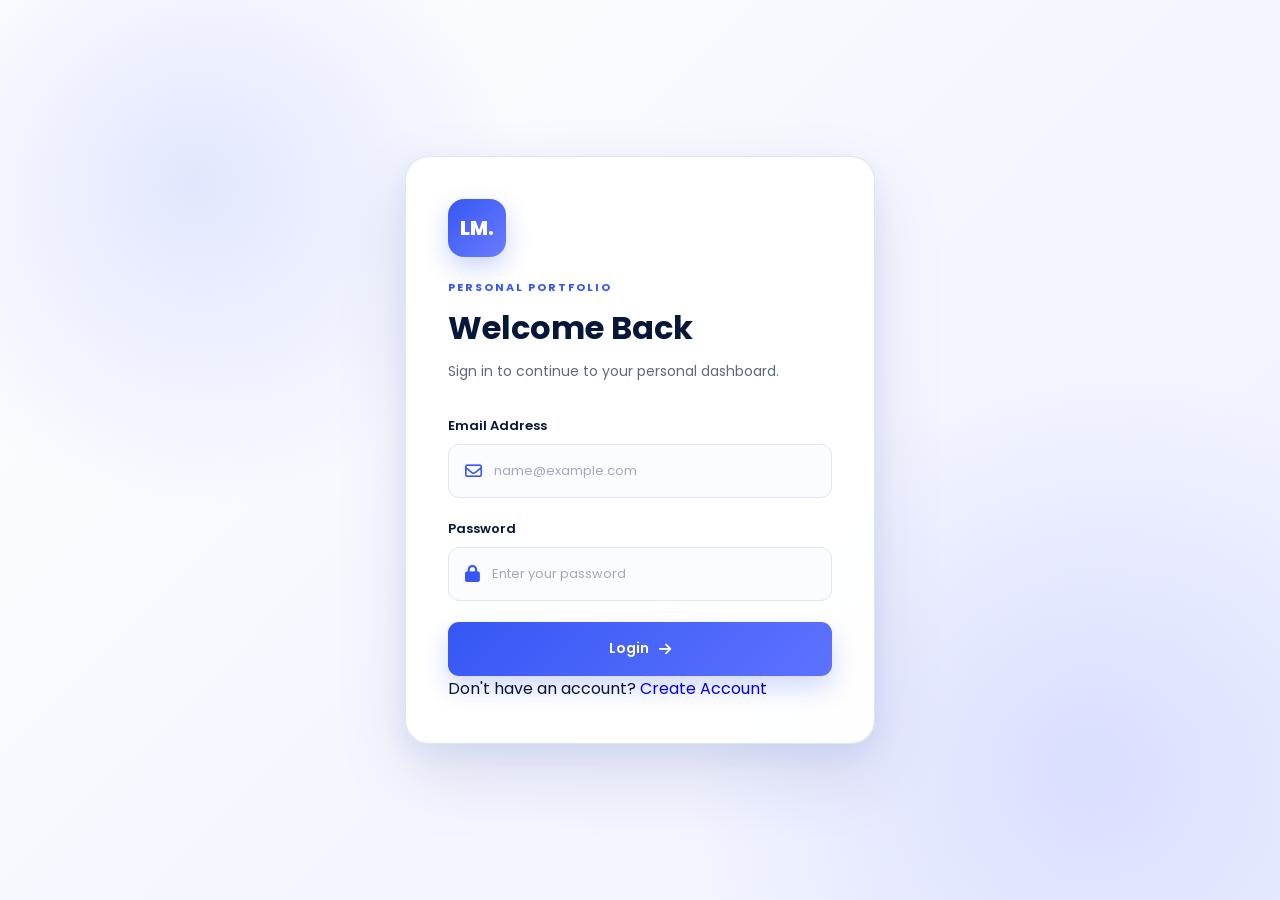
<file: index.html>
<!doctype html>
<html lang="en">
  <head>
    <meta charset="UTF-8" />
    <meta name="viewport" content="width=device-width, initial-scale=1.0" />

 <title>Login | Lina Mo</title>

 <link rel="stylesheet" href="login.css" />

  <link
      rel="stylesheet"
      href="https://cdnjs.cloudflare.com/ajax/libs/font-awesome/6.5.2/css/all.min.css"
    />
  </head>

  <body>
    <main class="login-page">
      <section class="login-card">
        <div class="brand">
          <div class="logo">LM.</div>

   <p class="small-title">PERSONAL PORTFOLIO</p>

  <h1>Welcome Back</h1>

  <p class="subtitle">
            Sign in to continue to your personal dashboard.
          </p>
        </div>

<form class="login-form" id="loginForm">
  <div class="input-group">
    <label for="email">Email Address</label>

 <div class="input-box">
      <i class="fa-regular fa-envelope"></i>

   <input
        type="email"
        id="email"
        placeholder="name@example.com"
        required
      />
    </div>
  </div>

  <div class="input-group">
    <label for="password">Password</label>

 <div class="input-box">
      <i class="fa-solid fa-lock"></i>

   <input
        type="password"
        id="password"
        placeholder="Enter your password"
        required
      />
    </div>
  </div>

  <button type="submit" class="login-button">
    Login
    <i class="fa-solid fa-arrow-right"></i>
  </button>
</form>



 <p class="signup-text">
            Don't have an account?
            <a href="#">Create Account</a>
          </p>
      </section>
    </main>
    <script src="login.js"></script>
  </body>
</html>
</file>
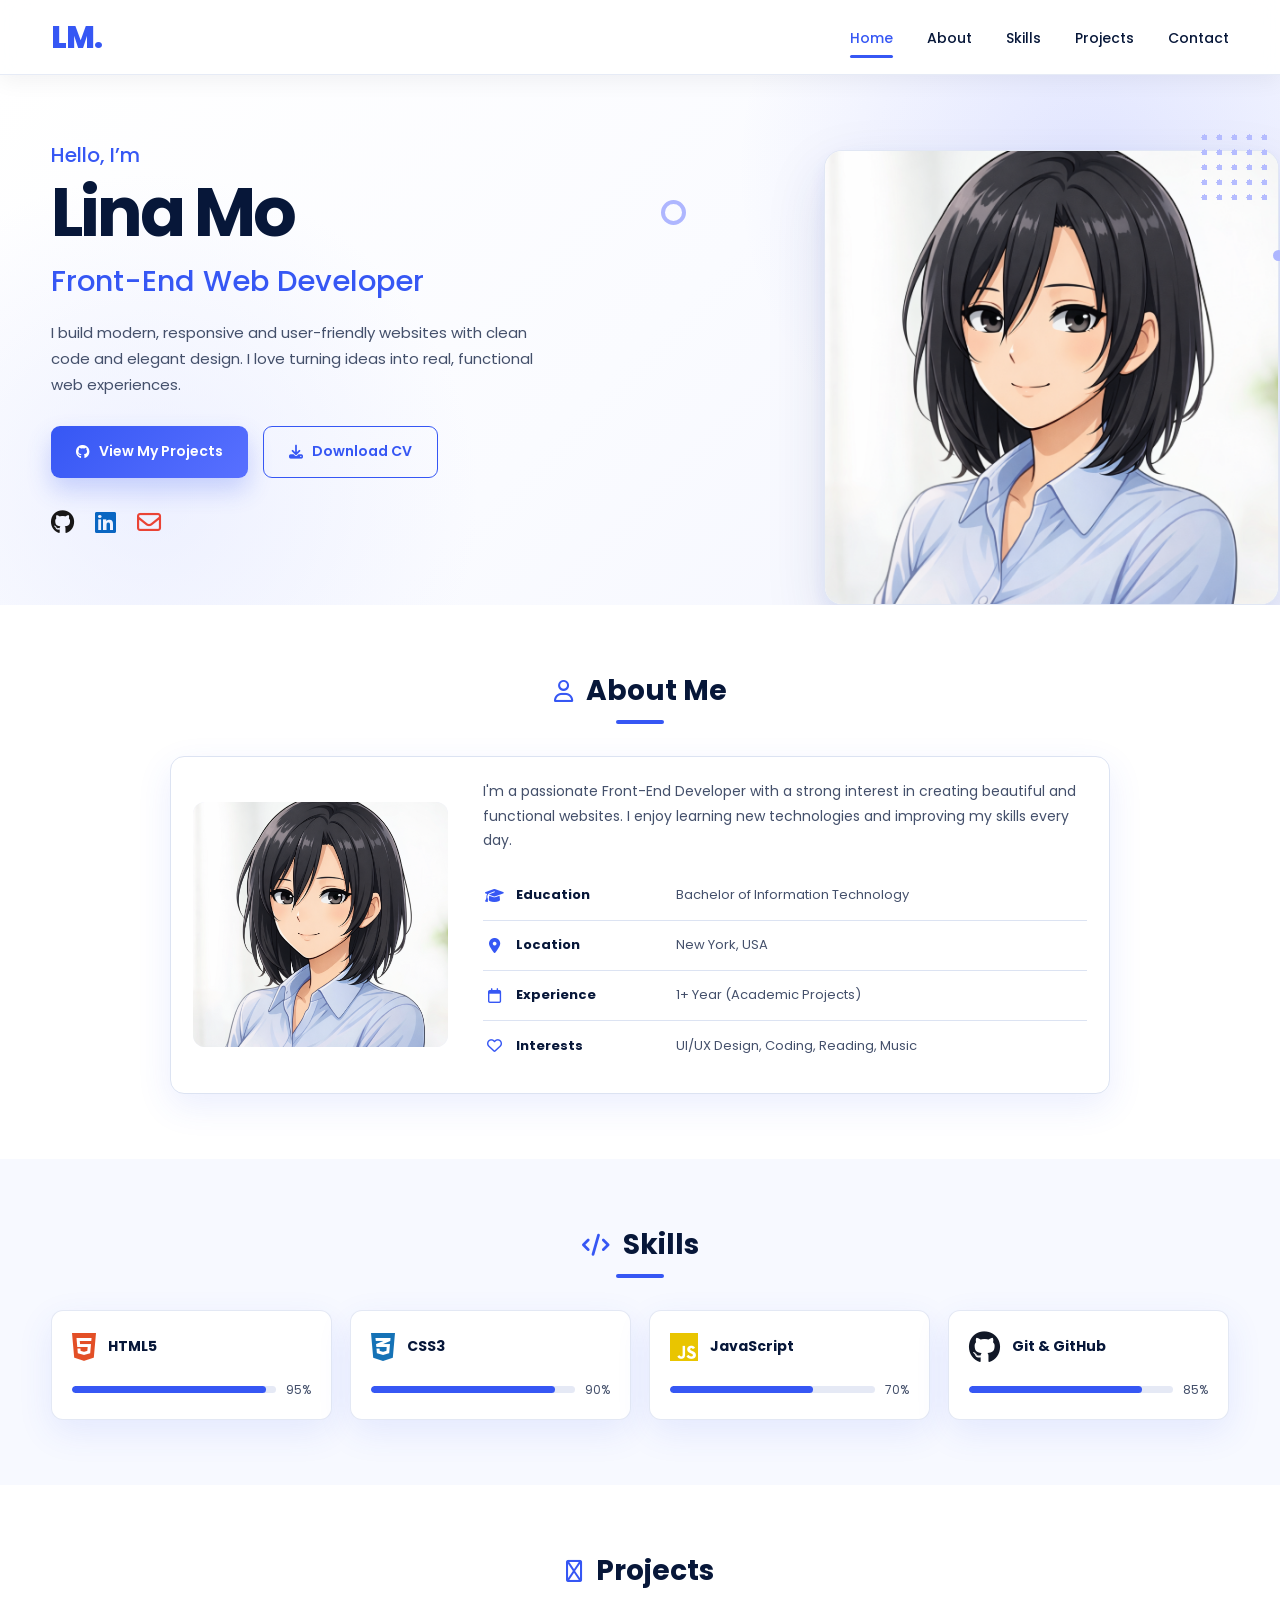
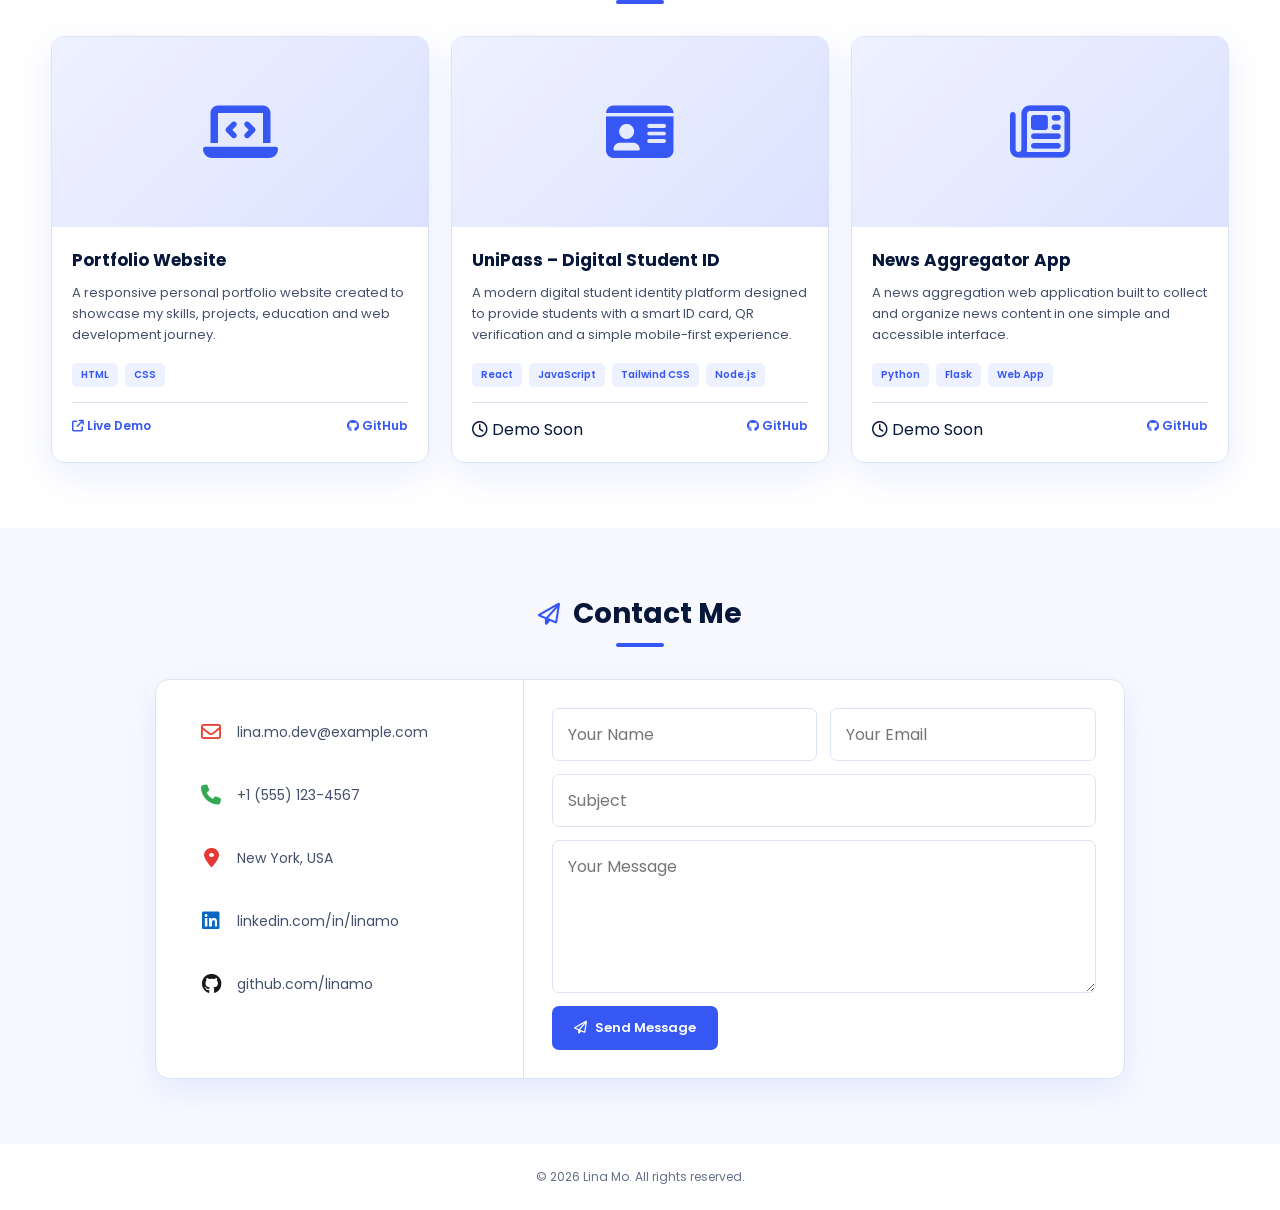
<file: portfolio.html>
<!DOCTYPE html>
<html lang="en">
  <head>
    <meta charset="UTF-8" />

   <meta
      name="viewport"
      content="width=device-width, initial-scale=1.0"
    />

  <title>Lina Mo | Portfolio</title>

  <link rel="stylesheet" href="style.css" />

  <link
      rel="stylesheet"
      href="https://cdnjs.cloudflare.com/ajax/libs/font-awesome/6.5.2/css/all.min.css"
    />
  </head>

  <body>
<!-- Header -->

  <header class="header">
      <nav class="navbar container">
        <a href="#home" class="logo">LM.</a>

  <ul class="nav-links">
  <li>
    <a href="#home" class="active">Home</a>
  </li>

  <li>
    <a href="#about">About</a>
  </li>

   <li>
    <a href="#skills">Skills</a>
   </li>

   <li>
    <a href="#projects">Projects</a>
  </li>

   <li>
            <a href="#contact">Contact</a>
          </li>
        </ul>
      </nav>
    </header>

 <main>
 <!-- Hero Section -->

 <section class="hero" id="home">
        <div class="hero-container container">
          <div class="hero-content">
            <p class="hero-intro">Hello, I’m</p>

   <h1>Lina Mo</h1>

   <h2>Front-End Web Developer</h2>

  <p class="hero-description">
       I build modern, responsive and user-friendly websites
       with clean code and elegant design. I love turning ideas
       into real, functional web experiences.
  </p>

  <div class="hero-buttons">
             <a
  href="https://github.com/linamoayadnofal?tab=repositories"
  target="_blank"
  rel="noopener noreferrer"
  class="btn primary-btn"
>
  <i class="fa-brands fa-github"></i>
  View My Projects
</a>

   <a
                href="files/Lina_Mo_Sample_CV.pdf"
                class="btn secondary-btn"
                download
              >
                <i class="fa-solid fa-download"></i>
                Download CV
              </a>
            </div>

   <div class="social-links">
             <a
                 href="https://github.com/linamoayadnofal/portfolio-website"
                 target="_blank"
                 rel="noopener noreferrer"
                 aria-label="GitHub"
              >
  <i class="fa-brands fa-github"></i>
</a>

   <a href="#" aria-label="LinkedIn">
                <i class="fa-brands fa-linkedin"></i>
              </a>

   <a
                href="mailto:lina.mo.dev@example.com"
                aria-label="Email"
              >
                <i class="fa-regular fa-envelope"></i>
              </a>
            </div>
          </div>

  <div class="hero-visual">
            <span class="shape circle-shape"></span>
            <span class="shape dot-shape"></span>
            <span class="shape dots-shape"></span>

  <div class="hero-image-card">
 <img
    src="./images/mikasa-transparent.png"
    alt="Illustration of Lina Mo"
  />

            </div>
          </div>
        </div>
      </section>

<!-- About Section -->

<section class="about section" id="about">
        <div class="container">
          <div class="section-heading">
            <div class="heading-line">
              <i class="fa-regular fa-user"></i>
              <h2>About Me</h2>
            </div>

   <span class="heading-underline"></span>
          </div>

  <div class="about-card">
            <div class="about-image">
<img
    src="./images/mikasa-transparent.png"
    alt="Illustration of Lina Mo"
  />

            </div>

   <div class="about-content">
              <p class="about-description">
                I'm a passionate Front-End Developer with a strong
                interest in creating beautiful and functional websites.
                I enjoy learning new technologies and improving my
                skills every day.
              </p>

   <div class="about-details">
                <div class="detail-row">
                  <div class="detail-label">
                    <i class="fa-solid fa-graduation-cap"></i>
                    <strong>Education</strong>
                  </div>

   <p>Bachelor of Information Technology</p>
                </div>

  <div class="detail-row">
                  <div class="detail-label">
                    <i class="fa-solid fa-location-dot"></i>
                    <strong>Location</strong>
                  </div>

   <p>New York, USA</p>
                </div>

   <div class="detail-row">
                  <div class="detail-label">
                    <i class="fa-regular fa-calendar"></i>
                    <strong>Experience</strong>
                  </div>

  <p>1+ Year (Academic Projects)</p>
                </div>

  <div class="detail-row">
                  <div class="detail-label">
                    <i class="fa-regular fa-heart"></i>
                    <strong>Interests</strong>
                  </div>

   <p>UI/UX Design, Coding, Reading, Music</p>
                </div>
              </div>
            </div>
          </div>
        </div>
      </section>

 <!-- Skills Section -->

 <section class="skills section" id="skills">
        <div class="container">
          <div class="section-heading">
            <div class="heading-line">
              <i class="fa-solid fa-code"></i>
              <h2>Skills</h2>
            </div>

   <span class="heading-underline"></span>
          </div>

  <div class="skills-grid">
            <article class="skill-card">
              <div class="skill-top">
                <i class="fa-brands fa-html5 html-icon"></i>
                <h3>HTML5</h3>
              </div>
    <div class="skill-bottom">
                <div class="progress">
                  <span style="width: 95%"></span>
                </div>

   <p>95%</p>
              </div>
            </article>

  <article class="skill-card">
              <div class="skill-top">
                <i class="fa-brands fa-css3-alt css-icon"></i>
                <h3>CSS3</h3>
              </div>

  <div class="skill-bottom">
                <div class="progress">
                  <span style="width: 90%"></span>
  </div>

  <p>90%</p>
  </div>
  </article>

  <article class="skill-card">
              <div class="skill-top">
                <i class="fa-brands fa-js js-icon"></i>
                <h3>JavaScript</h3>
              </div>

   <div class="skill-bottom">
                <div class="progress">
                  <span style="width: 70%"></span>
                </div>

   <p>70%</p>
              </div>
            </article>

  <article class="skill-card">
              <div class="skill-top">
                <i class="fa-brands fa-github github-icon"></i>
                <h3>Git & GitHub</h3>
              </div>

  <div class="skill-bottom">
                <div class="progress">
                  <span style="width: 85%"></span>
                </div>

  <p>85%</p>
              </div>
            </article>
          </div>
        </div>
      </section>


  <!-- Projects Section -->
<section class="projects section" id="projects">
  <div class="container">

 <div class="section-heading">
      <div class="heading-line">
        <i class="fa-regular fa-briefcase"></i>
        <h2>Projects</h2>
      </div>
      <span class="heading-underline"></span>
    </div>

  <div class="projects-grid">

  <!-- Portfolio Website -->
  <article class="project-card">
        <div class="project-image project-placeholder">
          <i class="fa-solid fa-laptop-code"></i>
   </div>

   <div class="project-content">
          <h3>Portfolio Website</h3>
   <p>
            A responsive personal portfolio website created to showcase
            my skills, projects, education and web development journey.
    </p>

  <div class="project-tags">
            <span>HTML</span>
            <span>CSS</span>
          </div>

  <div class="project-links">
            <a
              href="https://linamoayadnofal.github.io/portfolio-website/"
              target="_blank"
              rel="noopener noreferrer"
            >
              <i class="fa-solid fa-arrow-up-right-from-square"></i>
              Live Demo
            </a>

   <a
              href="https://github.com/linamoayadnofal/portfolio-website"
              target="_blank"
              rel="noopener noreferrer"
            >
              <i class="fa-brands fa-github"></i>
              GitHub
            </a>
          </div>
        </div>
  </article>


  <!-- UniPass -->
 <article class="project-card">
        <div class="project-image project-placeholder">
          <i class="fa-solid fa-id-card"></i>
        </div>

   <div class="project-content">
          <h3>UniPass – Digital Student ID</h3>

   <p>
            A modern digital student identity platform designed to provide
            students with a smart ID card, QR verification and a simple
            mobile-first experience.
          </p>

   <div class="project-tags">
            <span>React</span>
            <span>JavaScript</span>
            <span>Tailwind CSS</span>
            <span>Node.js</span>
          </div>

  <div class="project-links">
            <span class="coming-soon">
              <i class="fa-regular fa-clock"></i>
              Demo Soon
            </span>

  <a
    href="https://github.com/linamoayadnofal/UniPass-"
    target="_blank"
    rel="noopener noreferrer"
  >
  <i class="fa-brands fa-github"></i>
    GitHub
  </a>
   </div>
   </div>
   </article>


   <!-- News Aggregator -->
   <article class="project-card">
        <div class="project-image project-placeholder">
          <i class="fa-regular fa-newspaper"></i>
  </div>

  <div class="project-content">
          <h3>News Aggregator App</h3>

   <p>
       A news aggregation web application built to collect and
       organize news content in one simple and accessible interface.
  </p>

   <div class="project-tags">
            <span>Python</span>
            <span>Flask</span>
            <span>Web App</span>
          </div>

   <div class="project-links">
  <span class="coming-soon">
  <i class="fa-regular fa-clock"></i>
    Demo Soon
  </span>

   <a
     href="https://github.com/linamoayadnofal/news-aggregator-app-bylinanofal"
     target="_blank"
     rel="noopener noreferrer"
   >
   <i class="fa-brands fa-github"></i>
    GitHub
  </a>
  </div>
  </div>
  </article>

  </div> 

  </div> 
</section> 

<!-- Contact Section -->
<section class="contact section" id="contact">
        <div class="container">
          <div class="section-heading">
            <div class="heading-line">
              <i class="fa-regular fa-paper-plane"></i>
              <h2>Contact Me</h2>
            </div>

<span class="heading-underline"></span>
          </div>

  <div class="contact-card">
            <div class="contact-info">
              <div class="contact-item">
                <i class="fa-regular fa-envelope"></i>
                <p>lina.mo.dev@example.com</p>
              </div>

  <div class="contact-item">
                <i class="fa-solid fa-phone"></i>
                <p>+1 (555) 123-4567</p>
              </div>

  <div class="contact-item">
                <i class="fa-solid fa-location-dot"></i>
                <p>New York, USA</p>
              </div>

   <div class="contact-item">
                <i class="fa-brands fa-linkedin"></i>
                <p>linkedin.com/in/linamo</p>
              </div>

   <div class="contact-item">
                <i class="fa-brands fa-github"></i>
                <p>github.com/linamo</p>
              </div>
            </div>

  <form class="contact-form">
              <div class="form-row">
                <input
                  type="text"
                  name="name"
                  placeholder="Your Name"
                  required
                />

  <input
                  type="email"
                  name="email"
                  placeholder="Your Email"
                  required
                />
              </div>

  <input
                type="text"
                name="subject"
                placeholder="Subject"
                required
              />

  <textarea
                name="message"
                placeholder="Your Message"
                rows="5"
                required
              ></textarea>

  <button type="submit" class="send-button">
                <i class="fa-regular fa-paper-plane"></i>
                Send Message
              </button>
            </form>
          </div>
        </div>
      </section>
    </main>

<footer class="footer">
      <p>© 2026 Lina Mo. All rights reserved.</p>
    </footer>
  </body>
</html>
</file>
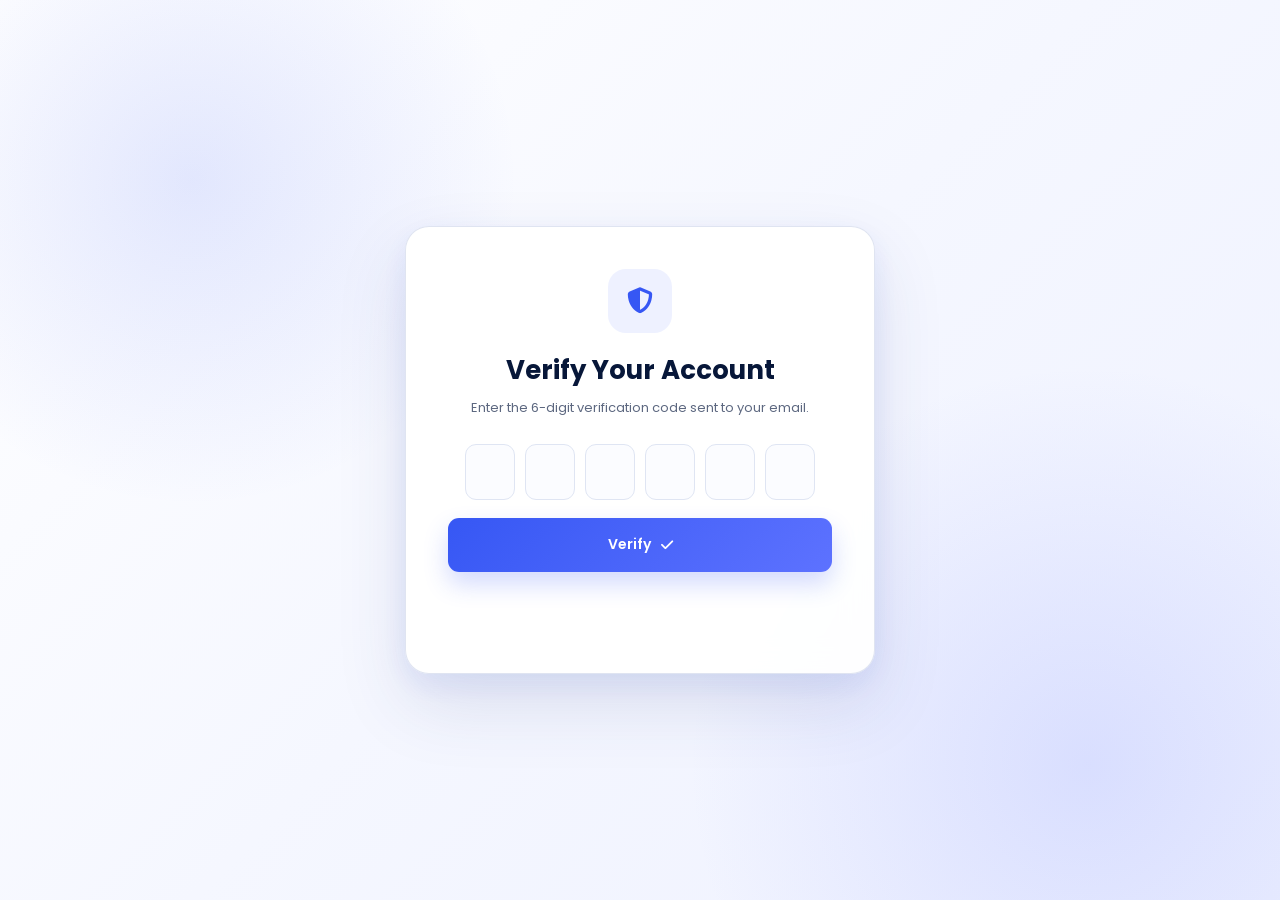
<file: verification.html>
<!doctype html>
<html lang="en">
  <head>
    <meta charset="UTF-8" />
    <meta name="viewport" content="width=device-width, initial-scale=1.0" />

  <title>Verification | Lina Mo</title>

  <link rel="stylesheet" href="login.css" />

   <link
      rel="stylesheet"
      href="https://cdnjs.cloudflare.com/ajax/libs/font-awesome/6.5.2/css/all.min.css"
    />
  </head>

  <body>
    <main class="login-page">
      <section class="login-card">
        <div class="verification-step active">
          <div class="verification-icon-large">
            <i class="fa-solid fa-shield-halved"></i>
          </div>

   <h2>Verify Your Account</h2>

   <p>
            Enter the 6-digit verification code sent to your email.
          </p>

  <div class="otp-inputs">
            <input maxlength="1" inputmode="numeric" />
            <input maxlength="1" inputmode="numeric" />
            <input maxlength="1" inputmode="numeric" />
            <input maxlength="1" inputmode="numeric" />
            <input maxlength="1" inputmode="numeric" />
            <input maxlength="1" inputmode="numeric" />
          </div>

   

   <button type="button" class="login-button" id="verifyButton">
            Verify
            <i class="fa-solid fa-check"></i>
          </button>

   <p
            class="verification-message"
            id="verificationMessage"
          ></p>
        </div>
      </section>
    </main>

   <script src="verification.js"></script>
  </body>
</html>
</file>
<file: login.css>
@import url("https://fonts.googleapis.com/css2?family=Poppins:wght@400;500;600;700;800&display=swap");

:root {
  --primary: #3657f4;
  --primary-dark: #2842d8;
  --dark: #071739;
  --text: #5d6880;
  --border: #dfe5f3;
  --white: #ffffff;
  --background: #f5f7ff;
}

* {
  margin: 0;
  padding: 0;
  box-sizing: border-box;
}

body {
  min-height: 100vh;

  font-family: "Poppins", sans-serif;

  color: var(--dark);

  background:
    radial-gradient(
      circle at 15% 20%,
      rgba(54, 87, 244, 0.13),
      transparent 25%
    ),
    radial-gradient(
      circle at 85% 85%,
      rgba(111, 129, 255, 0.18),
      transparent 30%
    ),
    linear-gradient(
      135deg,
      #ffffff 0%,
      #f5f7ff 50%,
      #eef1ff 100%
    );
}

button,
input {
  font: inherit;
}

a {
  text-decoration: none;
}

.login-page {
  width: 100%;
  min-height: 100vh;

  padding: 40px 20px;

  display: flex;
  justify-content: center;
  align-items: center;
}

.login-card {
  width: min(470px, 100%);

  padding: 42px;

  border: 1px solid rgba(220, 226, 240, 0.9);
  border-radius: 24px;

  background-color: rgba(255, 255, 255, 0.94);

  box-shadow:
    0 30px 70px rgba(50, 65, 125, 0.13),
    0 10px 30px rgba(54, 87, 244, 0.08);

  backdrop-filter: blur(15px);
}

.brand {
  margin-bottom: 32px;
}

.logo {
  width: 58px;
  height: 58px;

  margin-bottom: 22px;

  display: flex;
  justify-content: center;
  align-items: center;

  color: var(--white);

  font-size: 20px;
  font-weight: 800;

  border-radius: 16px;

  background:
    linear-gradient(
      135deg,
      var(--primary),
      #6a7cff
    );

  box-shadow: 0 10px 25px rgba(54, 87, 244, 0.25);
}

.small-title {
  color: var(--primary);

  font-size: 11px;
  font-weight: 700;
  letter-spacing: 2px;

  margin-bottom: 8px;
}

.brand h1 {
  color: var(--dark);

  font-size: 32px;

  margin-bottom: 8px;
}

.subtitle {
  color: var(--text);

  font-size: 14px;
  line-height: 1.7;
}

.login-form {
  display: flex;
  flex-direction: column;
  gap: 21px;
}

.input-group label {
  display: block;

  color: var(--dark);

  font-size: 13px;
  font-weight: 600;

  margin-bottom: 8px;
}

.password-heading {
  display: flex;
  justify-content: space-between;
  align-items: center;
}

.forgot-link {
  color: var(--primary);

  font-size: 12px;
  font-weight: 500;
}

.input-box {
  height: 54px;

  padding: 0 16px;

  display: flex;
  align-items: center;
  gap: 12px;

  border: 1px solid var(--border);
  border-radius: 11px;

  background-color: #fbfcff;

  transition:
    border-color 0.25s ease,
    box-shadow 0.25s ease,
    background-color 0.25s ease;
}

.input-box:focus-within {
  border-color: var(--primary);

  background-color: var(--white);

  box-shadow: 0 0 0 4px rgba(54, 87, 244, 0.08);
}

.input-box > i {
  color: var(--primary);

  font-size: 17px;
}

.input-box input {
  width: 100%;

  outline: none;
  border: none;

  color: var(--dark);

  background: transparent;

  font-size: 13px;
}

.input-box input::placeholder {
  color: #a1a9ba;
}

.eye-button {
  padding: 5px;

  border: none;
  cursor: pointer;

  color: #7c879d;

  background: transparent;
}

.remember-row {
  margin-top: -7px;
}

.remember {
  display: inline-flex;
  align-items: center;
  gap: 8px;

  color: var(--text);

  font-size: 12px;

  cursor: pointer;
}

.remember input {
  accent-color: var(--primary);
}

.login-button {
  min-height: 54px;

  display: flex;
  justify-content: center;
  align-items: center;
  gap: 10px;

  border: none;
  border-radius: 11px;

  cursor: pointer;

  color: var(--white);

  font-size: 14px;
  font-weight: 600;

  background:
    linear-gradient(
      135deg,
      var(--primary),
      #5d72ff
    );

  box-shadow: 0 12px 24px rgba(54, 87, 244, 0.22);

  transition:
    transform 0.25s ease,
    box-shadow 0.25s ease;
}

.login-button:hover {
  transform: translateY(-2px);

  box-shadow: 0 16px 30px rgba(54, 87, 244, 0.28);
}

.divider {
  display: flex;
  align-items: center;
  gap: 12px;
}

.divider span {
  height: 1px;
  flex: 1;

  background-color: var(--border);
}

.divider p {
  color: #9ba4b6;

  font-size: 10px;
  font-weight: 600;
}

.face-button {
  width: 100%;

  padding: 13px 15px;

  display: flex;
  align-items: center;
  gap: 13px;

  text-align: left;

  cursor: pointer;

  border: 1px solid var(--border);
  border-radius: 12px;

  background-color: var(--white);

  transition:
    border-color 0.25s ease,
    transform 0.25s ease,
    background-color 0.25s ease;
}

.face-button:hover {
  border-color: #b8c3ff;

  background-color: #fafbff;

  transform: translateY(-2px);
}

.face-icon {
  width: 44px;
  height: 44px;

  flex-shrink: 0;

  display: flex;
  justify-content: center;
  align-items: center;

  color: var(--primary);

  font-size: 20px;

  border-radius: 10px;

  background-color: #eef1ff;
}

.face-text {
  display: flex;
  flex-direction: column;
  gap: 3px;
}

.face-text strong {
  color: var(--dark);

  font-size: 13px;
}

.face-text span {
  color: var(--text);

  font-size: 10px;
}

/* =========================
   VERIFICATION STEP
========================= */

.verification-step {
  display: none;
  text-align: center;
}

.verification-step.active {
  display: block;
}

.verification-icon-large {
  width: 64px;
  height: 64px;
  margin: 0 auto 18px;

  display: flex;
  align-items: center;
  justify-content: center;

  border-radius: 18px;
  background-color: #eef1ff;

  color: var(--primary);
  font-size: 26px;
}

.verification-step h2 {
  margin-bottom: 8px;

  color: var(--dark);
  font-size: 26px;
  font-weight: 700;
}

.verification-step > p {
  margin-bottom: 24px;

  color: var(--text);
  font-size: 13px;
  line-height: 1.6;
}

.otp-inputs {
  display: flex;
  justify-content: center;
  align-items: center;
  gap: 10px;

  margin: 25px 0 18px;
}

.otp-inputs input {
  width: 50px;
  height: 56px;
  padding: 0;

  border: 1px solid var(--border);
  border-radius: 11px;
  outline: none;

  background-color: #fbfcff;

  color: var(--dark);
  font-size: 20px;
  font-weight: 700;
  text-align: center;
}

.otp-inputs input:focus {
  border-color: var(--primary);

  box-shadow: 0 0 0 4px rgba(54, 87, 244, 0.1);
}

.demo-code {
  margin-bottom: 20px;

  color: #8a94a8;
  font-size: 11px;
}

.demo-code strong {
  color: var(--primary);
}

.verification-step .login-button {
  width: 100%;
}

.verification-message {
  min-height: 20px;
  margin-top: 15px;

  font-size: 12px;
  font-weight: 600;
}


/* =========================
   RESPONSIVE
========================= */

@media (max-width: 520px) {
  .login-page {
    padding: 20px 14px;
  }

  .login-card {
    padding: 30px 20px;
    border-radius: 18px;
  }

  .brand h1 {
    font-size: 27px;
  }

  .otp-inputs {
    gap: 6px;
  }

  .otp-inputs input {
    width: 42px;
    height: 50px;
  }
}
</file>
<file: style.css>
@import url("https://fonts.googleapis.com/css2?family=Poppins:wght@400;500;600;700;800&display=swap");

:root {
  --primary: #3657f4;
  --primary-dark: #2842d8;
  --dark: #071739;
  --text: #44506b;
  --light-text: #65708a;
  --background: #f8faff;
  --white: #ffffff;
  --soft-blue: #eef1ff;
  --border: #dce3f2;
  --shadow: 0 12px 35px rgba(54, 87, 244, 0.1);
}

* {
  margin: 0;
  padding: 0;
  box-sizing: border-box;
}

html {
  scroll-behavior: smooth;
  scroll-padding-top: 75px;
}

body {
  font-family: "Poppins", sans-serif;
  color: var(--dark);
  background-color: var(--background);
}

a {
  text-decoration: none;
}

ul {
  list-style: none;
}

img {
  display: block;
  max-width: 100%;
}

button,
input,
textarea {
  font: inherit;
}

.container {
  width: min(1240px, 92%);
  margin-inline: auto;
}

/* Header */

.header {
  width: 100%;
  position: sticky;
  top: 0;
  z-index: 1000;

  background-color: rgba(255, 255, 255, 0.88);
  backdrop-filter: blur(14px);
  -webkit-backdrop-filter: blur(14px);

  border-bottom: 1px solid rgba(220, 227, 242, 0.7);
  box-shadow: 0 5px 22px rgba(15, 23, 42, 0.06);
}

.navbar {
  min-height: 74px;

  display: flex;
  justify-content: space-between;
  align-items: center;
}

.logo {
  color: var(--primary);
  font-size: 31px;
  font-weight: 800;
  letter-spacing: -1px;
}

.nav-links {
  display: flex;
  align-items: center;
  gap: 34px;
}

.nav-links a {
  color: var(--dark);
  font-size: 14px;
  font-weight: 500;
  padding-block: 26px;

  position: relative;
  transition: color 0.25s ease;
}

.nav-links a::after {
  content: "";

  width: 0;
  height: 3px;

  position: absolute;
  left: 0;
  bottom: 16px;

  border-radius: 20px;
  background-color: var(--primary);

  transition: width 0.25s ease;
}

.nav-links a:hover,
.nav-links a.active {
  color: var(--primary);
}

.nav-links a:hover::after,
.nav-links a.active::after {
  width: 100%;
}

/* Hero */

.hero {
  overflow: hidden;
  position: relative;

  background:
    radial-gradient(
      circle at 85% 18%,
      rgba(93, 112, 255, 0.15),
      transparent 30%
    ),
    radial-gradient(
      circle at 12% 80%,
      rgba(220, 226, 255, 0.45),
      transparent 27%
    ),
    linear-gradient(
      135deg,
      #ffffff 0%,
      #fafbff 50%,
      #f3f5ff 100%
    );
}

.hero-container {
  min-height: 530px;

  display: grid;
  grid-template-columns: 46% 54%;
  align-items: center;
  gap: 50px;
}

.hero-content {
  position: relative;
  z-index: 5;
}

.hero-intro {
  color: var(--primary);
  font-size: 20px;
  font-weight: 500;
  margin-bottom: 7px;
}

.hero-content h1 {
  color: var(--dark);
  font-size: clamp(52px, 5.4vw, 68px);
  line-height: 1.05;
  letter-spacing: -3px;
  margin-bottom: 11px;
}

.hero-content h2 {
  color: var(--primary);
  font-size: clamp(23px, 2.4vw, 29px);
  font-weight: 500;
  margin-bottom: 17px;
}

.hero-description {
  max-width: 500px;

  color: var(--text);
  font-size: 15px;
  line-height: 1.75;

  margin-bottom: 27px;
}

.hero-buttons {
  display: flex;
  flex-wrap: wrap;
  gap: 15px;

  margin-bottom: 27px;
}

.btn {
  min-height: 52px;
  padding: 14px 25px;

  display: inline-flex;
  justify-content: center;
  align-items: center;
  gap: 9px;

  border-radius: 9px;
  font-size: 14px;
  font-weight: 600;

  transition:
    transform 0.25s ease,
    box-shadow 0.25s ease,
    background-color 0.25s ease,
    color 0.25s ease;
}
.primary-btn {
  color: var(--white);

  background:
    linear-gradient(
      135deg,
      var(--primary),
      #5870ff
    );

  box-shadow: 0 12px 24px rgba(54, 87, 244, 0.23);
}

.primary-btn:hover {
  background:
    linear-gradient(
      135deg,
      var(--primary-dark),
      var(--primary)
    );

  transform: translateY(-3px);
  box-shadow: 0 16px 30px rgba(54, 87, 244, 0.3);
}

.secondary-btn {
  color: var(--primary);
  border: 1.5px solid var(--primary);
  background-color: transparent;
}

.secondary-btn:hover {
  color: var(--white);
  background-color: var(--primary);
  transform: translateY(-3px);
}

.social-links {
  display: flex;
  align-items: center;
  gap: 21px;
}

.social-links a {
  color: var(--dark);
  font-size: 24px;

  transition:
    color 0.25s ease,
    transform 0.25s ease;
}
.social-links .fa-github {
  color: #181717;
}

.social-links .fa-linkedin {
  color: #0a66c2;
}

.social-links .fa-envelope {
  color: #ea4335;
}

.social-links a:hover {
  color: var(--primary);
  transform: translateY(-3px);
}

.social-links a:hover i {
  transform: scale(1.15);
}

.social-links i {
  transition:
    transform 0.25s ease,
    filter 0.25s ease;
}

.social-links a:hover i {
  filter: brightness(0.9);
}

/* Hero Image */

.hero-visual {
  min-height: 530px;

  position: relative;

  display: flex;
  justify-content: flex-end;
  align-items: flex-end;
}

.hero-image-card {
  width: 455px;
  height: 455px;

  position: relative;
  z-index: 2;

  overflow: hidden;

  border: 1px solid rgba(220, 227, 242, 0.85);
  border-radius: 18px;

  background-color: var(--white);

  box-shadow:
    0 24px 60px rgba(37, 54, 110, 0.13),
    0 8px 20px rgba(54, 87, 244, 0.08);

  transition:
    transform 0.4s ease,
    box-shadow 0.4s ease;
}

.hero-image-card:hover {
  transform: translateY(-8px);

  box-shadow:
    0 32px 70px rgba(37, 54, 110, 0.17),
    0 12px 25px rgba(54, 87, 244, 0.12);
}

.about-card,
.skill-card,
.project-card,
.contact-card {
  transition:
    transform 0.3s ease,
    box-shadow 0.3s ease;
}

.about-card:hover,
.skill-card:hover,
.project-card:hover {
  transform: translateY(-6px);
  box-shadow: 0 18px 40px rgba(54, 87, 244, 0.13);
}
.hero-content {
  animation: fadeUp 0.8s ease both;
}

.hero-visual {
  animation: fadeInRight 0.9s ease both;
}

.about-card,
.skills-grid,
.projects-grid,
.contact-card {
  animation: fadeUp 0.8s ease both;
}

@keyframes fadeUp {
  from {
    opacity: 0;
    transform: translateY(25px);
  }

  to {
    opacity: 1;
    transform: translateY(0);
  }
}

@keyframes fadeInRight {
  from {
    opacity: 0;
    transform: translateX(35px);
  }

  to {
    opacity: 1;
    transform: translateX(0);
  }
}

.hero-image-card img {
  width: 100%;
  height: 100%;

  object-fit: cover;
  object-position: top center;
}

.shape {
  position: absolute;
  z-index: 3;
  pointer-events: none;
}

.circle-shape {
  width: 25px;
  height: 25px;

  top: 125px;
  left: 18px;

  border: 4px solid #aeb6ff;
  border-radius: 50%;
}

.dot-shape {
  width: 11px;
  height: 11px;

  top: 175px;
  right: -5px;

  border-radius: 50%;
  background-color: #aeb6ff;
}

.dots-shape {
  width: 70px;
  height: 70px;

  top: 55px;
  right: 12px;

  background-image: radial-gradient(
    #b5bcff 3px,
    transparent 3px
  );

  background-size: 15px 15px;
}

/* Shared Sections */

.section {
  padding: 65px 0;
}

.section-heading {
  display: flex;
  flex-direction: column;
  align-items: center;

  margin-bottom: 32px;
}

.heading-line {
  display: flex;
  align-items: center;
  gap: 13px;
}

.heading-line i {
  color: var(--primary);
  font-size: 22px;
}

.heading-line h2 {
  color: var(--dark);
  font-size: 28px;
}

.heading-underline {
  width: 48px;
  height: 4px;

  margin-top: 8px;

  border-radius: 20px;
  background-color: var(--primary);
}

/* About */

.about {
  background-color: var(--white);
}

.about-card {
  max-width: 940px;
  margin-inline: auto;
  padding: 22px;

  display: grid;
  grid-template-columns: 255px 1fr;
  align-items: center;
  gap: 35px;

  border: 1px solid var(--border);
  border-radius: 14px;
  background-color: var(--white);
  box-shadow: var(--shadow);
}

.about-image {
  height: 245px;

  overflow: hidden;
  border-radius: 12px;
  background-color: var(--soft-blue);
}

.about-image img {
  width: 100%;
  height: 100%;

  object-fit: cover;
  object-position: top center;
}

.about-description {
  color: var(--text);
  font-size: 14px;
  line-height: 1.75;

  margin-bottom: 18px;
}

.detail-row {
  min-height: 50px;

  display: grid;
  grid-template-columns: 175px 1fr;
  align-items: center;
  gap: 18px;

  border-bottom: 1px solid var(--border);
}

.detail-row:last-child {
  border-bottom: none;
}

.detail-label {
  display: flex;
  align-items: center;
  gap: 11px;
}

.detail-label i {
  width: 22px;

  color: var(--primary);
  font-size: 15px;
  text-align: center;
}

.detail-label strong {
  color: var(--dark);
  font-size: 13px;
}

.detail-row p {
  color: var(--text);
  font-size: 13px;
}

/* Skills */

.skills {
  background-color: #f7f9ff;
}

.skills-grid {
  display: grid;
  grid-template-columns: repeat(4, 1fr);
  gap: 18px;
}

.skill-card {
  padding: 20px;

  border: 1px solid rgba(220, 227, 242, 0.8);
  border-radius: 12px;

  background-color: var(--white);
  box-shadow: var(--shadow);
}

.skill-top {
  display: flex;
  align-items: center;
  gap: 12px;

  margin-bottom: 18px;
}

.skill-top i {
  font-size: 32px;
}

.skill-top h3 {
  font-size: 14px;
}

.html-icon {
  color: #e34f26;
}

.css-icon {
  color: #1572b6;
}

.js-icon {
  color: #e9c500;
}

.github-icon {
  color: #111827;
}

.skill-bottom {
  display: flex;
  align-items: center;
  gap: 10px;
}

.progress {
  height: 7px;
  flex: 1;

  overflow: hidden;
  border-radius: 20px;
  background-color: #e5e9f5;
}

.progress span {
  display: block;
  height: 100%;

  border-radius: 20px;
  background-color: var(--primary);
}

.skill-bottom p {
  color: var(--text);
  font-size: 12px;
}

/* Projects */

.projects {
  background-color: var(--white);
}

.projects-grid {
  display: grid;
  grid-template-columns: repeat(3, 1fr);
  gap: 22px;
}

.project-card {
  overflow: hidden;

  border: 1px solid var(--border);
  border-radius: 13px;

  background-color: var(--white);
  box-shadow: var(--shadow);

  transition:
    transform 0.25s ease,
    box-shadow 0.25s ease;
}

.project-card:hover {
  transform: translateY(-6px);
  box-shadow: 0 18px 40px rgba(54, 87, 244, 0.14);
}

.project-image {
  width: 100%;
  height: 190px;
}

.project-placeholder {
  display: flex;
  justify-content: center;
  align-items: center;

  color: var(--primary);
  font-size: 60px;

  background:
    linear-gradient(
      135deg,
      #eef1ff,
      #dce3ff
    );
}

.project-content {
  padding: 20px;
}

.project-content h3 {
  font-size: 17px;
  margin-bottom: 9px;
}

.project-content > p {
  min-height: 66px;

  color: var(--text);
  font-size: 13px;
  line-height: 1.65;
}

.project-tags {
  display: flex;
  flex-wrap: wrap;
  gap: 7px;

  margin: 15px 0;
}

.project-tags span {
  padding: 4px 9px;

  color: var(--primary);
  font-size: 10px;
  font-weight: 600;

  border-radius: 5px;
  background-color: var(--soft-blue);
}

.project-links {
  display: flex;
  justify-content: space-between;
  gap: 15px;

  padding-top: 14px;
  border-top: 1px solid var(--border);
}

.project-links a {
  color: var(--primary);
  font-size: 12px;
  font-weight: 600;
}

/* Contact */

.contact {
  background-color: #f7f9ff;
}

.contact-card {
  max-width: 970px;
  margin-inline: auto;

  display: grid;
  grid-template-columns: 38% 62%;

  overflow: hidden;
  border: 1px solid var(--border);
  border-radius: 14px;

  background-color: var(--white);
  box-shadow: var(--shadow);
}

.contact-info {
  padding: 32px;

  border-right: 1px solid var(--border);
}

.contact-item {
    display: flex;
    align-items: center;
    gap: 15px;
    margin-bottom: 22px;
}


.contact-item:last-child {
  margin-bottom: 0;
}

.contact-item i {
    width: 22px;
    font-size: 20px;
    text-align: center;
    transition: transform .3s ease;
}

.contact-item:hover i{
    transform: scale(1.15);
}

.contact-item p{
    color: var(--text);
    font-size:14px;
}
.contact-item .fa-envelope{
    color:#EA4335;
}

.contact-item .fa-phone{
    color:#34A853;
}

.contact-item .fa-location-dot{
    color:#E53935;
}

.contact-item .fa-linkedin{
    color:#0A66C2;
}

.contact-item .fa-github{
    color:#181717;
}
.contact-item {
    padding: 10px 12px;
    border-radius: 10px;
    transition:
        background-color .3s ease,
        transform .3s ease;
}

.contact-item:hover {
    background-color: #f4f7ff;
    transform: translateX(4px);
}

.contact-form {
  padding: 28px;

  display: flex;
  flex-direction: column;
  gap: 13px;
}

.form-row {
  display: grid;
  grid-template-columns: 1fr 1fr;
  gap: 13px;
}

.contact-form input,
.contact-form textarea {
  width: 100%;
  padding: 13px 15px;

  color: var(--dark);

  outline: none;
  resize: vertical;

  border: 1px solid var(--border);
  border-radius: 7px;
  background-color: var(--white);

  transition:
    border-color 0.25s ease,
    box-shadow 0.25s ease;
}

.contact-form input:focus,
.contact-form textarea:focus {
  border-color: var(--primary);
  box-shadow: 0 0 0 3px rgba(54, 87, 244, 0.09);
}

.send-button {
  width: fit-content;
  padding: 12px 22px;

  display: inline-flex;
  align-items: center;
  gap: 8px;

  color: var(--white);
  font-size: 13px;
  font-weight: 600;

  cursor: pointer;
  border: none;
  border-radius: 7px;
  background-color: var(--primary);

  transition:
    transform 0.25s ease,
    background-color 0.25s ease;
}

.send-button:hover {
  background-color: var(--primary-dark);
  transform: translateY(-2px);
}

/* Footer */

.footer {
  padding: 24px;

  color: var(--light-text);
  font-size: 12px;
  text-align: center;

  background-color: var(--white);
}

/* Tablet */

@media (max-width: 950px) {
  .hero-container {
    grid-template-columns: 1fr;
    gap: 25px;

    padding-block: 55px 0;
    text-align: center;
  }

  .hero-content {
    order: 2;
    padding-bottom: 50px;
  }

  .hero-visual {
    order: 1;

    min-height: 430px;
    justify-content: center;
  }

  .hero-description {
    margin-inline: auto;
  }

  .hero-buttons,
  .social-links {
    justify-content: center;
  }

  .hero-image-card {
    width: 400px;
    height: 400px;
  }

  .skills-grid {
    grid-template-columns: repeat(2, 1fr);
  }

  .projects-grid {
    grid-template-columns: repeat(2, 1fr);
  }
}

/* Mobile */

@media (max-width: 720px) {
  html {
    scroll-padding-top: 125px;
  }

  .navbar {
    flex-direction: column;
    justify-content: center;
    gap: 7px;

    padding-top: 10px;
  }

  .logo {
    font-size: 27px;
  }

  .nav-links {
    width: 100%;

    justify-content: center;
    flex-wrap: wrap;

    gap: 16px;
  }

  .nav-links a {
    padding-block: 8px 15px;
    font-size: 12px;
  }

  .nav-links a::after {
    bottom: 6px;
  }

  .hero-container {
    padding-top: 35px;
  }

  .hero-visual {
    min-height: 340px;
  }

  .hero-image-card {
    width: 325px;
    height: 325px;
  }

  .circle-shape {
    left: 3px;
  }

  .dot-shape {
    right: 3px;
  }

  .hero-content h1 {
    font-size: 45px;
  }

  .hero-content h2 {
    font-size: 22px;
  }

  .hero-description {
    font-size: 14px;
  }

  .btn {
    width: 100%;
  }

  .section {
    padding: 50px 0;
  }

  .heading-line h2 {
    font-size: 24px;
  }

  .about-card {
    grid-template-columns: 1fr;
    padding: 18px;
  }

  .about-image {
    width: min(320px, 100%);
    height: 280px;

    margin-inline: auto;
  }

  .detail-row {
    grid-template-columns: 1fr;
    gap: 7px;

    padding: 12px 0;
  }

  .skills-grid,
  .projects-grid {
    grid-template-columns: 1fr;
  }

  .contact-card {
    grid-template-columns: 1fr;
  }

  .contact-info {
    border-right: none;
    border-bottom: 1px solid var(--border);
  }

  .form-row {
    grid-template-columns: 1fr;
  }

  .send-button {
    width: 100%;
    justify-content: center;
  }
}

/* Small Mobile */

@media (max-width: 420px) {
  .container {
    width: 92%;
  }

  .nav-links {
    gap: 11px;
  }

  .hero-visual {
    min-height: 290px;
  }

  .hero-image-card {
    width: 275px;
    height: 275px;
  }

  .hero-content h1 {
    font-size: 39px;
  }

  .hero-content h2 {
    font-size: 19px;
  }

  .hero-description {
    font-size: 13px;
  }

  .contact-info,
  .contact-form {
    padding: 22px 18px;
  }

  .coming-soon {
  color: var(--light-text);
  font-size: 12px;
  font-weight: 600;

  display: inline-flex;
  align-items: center;
  gap: 6px;

  cursor: default;
}
}
</file>
